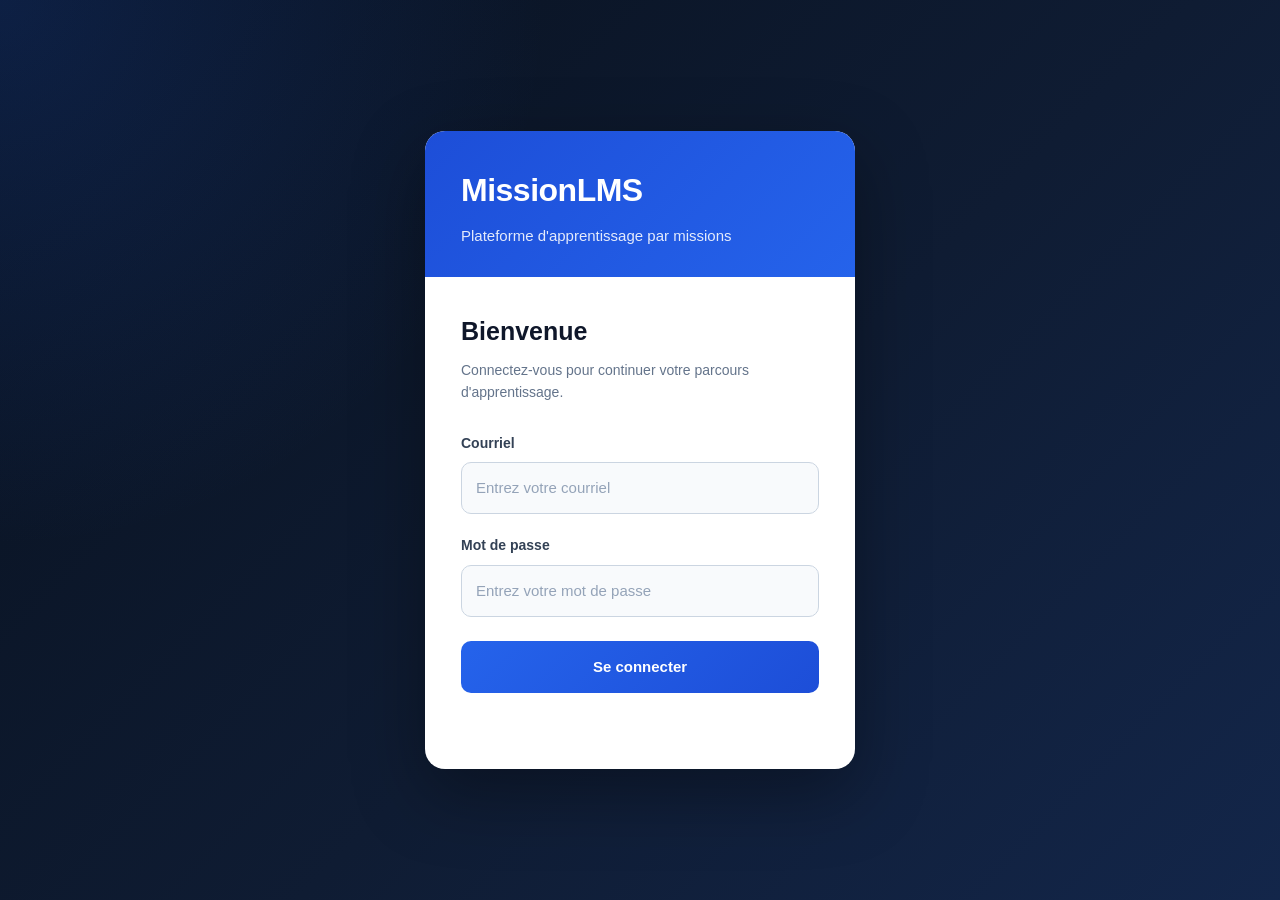
<file: frontend/index.html>
<!DOCTYPE html>
<html lang="fr">

<head>
    <meta charset="UTF-8">

    <meta
        name="viewport"
        content="width=device-width, initial-scale=1.0"
    >

    <title>MissionLMS</title>

    <link
        rel="stylesheet"
        href="css/style.css?v=3"
    >
</head>

<body>

    <!-- =====================================================
         HEADER
         ===================================================== -->

    <header>

        <div>
            <h1>MissionLMS</h1>
            <p>Formation par missions</p>
        </div>

        <button
            type="button"
            class="logout-button"
            onclick="Déconnexion()"
        >
            Déconnexion
        </button>

    </header>


    <main class="container">

        <!-- =================================================
             STUDENT
             ================================================= -->

        <section class="student-card">

            <div>
                <h2 id="student-name">
                    Chargement...
                </h2>

                <p id="student-email"></p>
            </div>

        </section>


        <!-- =================================================
             MISSIONS SCREEN
             ================================================= -->

        <div id="missions-screen">

            <section>

                <h2>Mes missions</h2>

                <div id="missions">
                    <p class="loading">
                        Chargement des missions…
                    </p>
                </div>

            </section>

        </div>


        <!-- =================================================
             MISSION SCREEN
             ================================================= -->

        <div
            id="mission-screen"
            style="display: none;"
        >

            <button
                type="button"
                class="back-button"
                onclick="showMissions()"
            >
                ← Retour aux missions
            </button>


            <section class="mission-header">

                <h2 id="mission-title">
                    Mission
                </h2>

                <div id="mission-status"></div>

            </section>


            <!-- =============================================
                 LESSONS
                 ============================================= -->

            <section class="content-section">

                <h2>Contenu pédagogique</h2>

                <div id="lessons">

                    <p class="loading">
                        Chargement des leçons…
                    </p>

                </div>

            </section>


            <!-- =============================================
                 ASSIGNMENTS
                 ============================================= -->

            <section class="content-section">

                <h2>Travail à remettre</h2>

                <div id="assignments">

                    <p class="loading">
                        Chargement du travail…
                    </p>

                </div>

            </section>

        </div>

    </main>


    <!-- =====================================================
         JAVASCRIPT
         ===================================================== -->

    <script src="js/auth.js"></script>

    <script src="js/markdown.js?v=1"></script>

    <script src="js/app.js?v=3"></script>

</body>

</html>
</file>
<file: frontend/css/style.css>
/* =========================================================
   MISSIONLMS — COMPLETE STYLESHEET
   ========================================================= */

:root {
    --primary: #2563eb;
    --primary-dark: #1d4ed8;
    --primary-soft: #dbeafe;

    --success: #15803d;
    --success-bg: #f0fdf4;
    --success-border: #bbf7d0;

    --warning: #92400e;
    --warning-bg: #fffbeb;
    --warning-border: #fde68a;

    --danger: #b91c1c;

    --text: #172033;
    --text-soft: #475569;
    --muted: #64748b;

    --background: #f5f7fb;
    --surface: #ffffff;

    --border: #e2e8f0;

    --shadow:
        0 8px 24px rgba(15, 23, 42, 0.07);

    --radius: 14px;
}


/* =========================================================
   RESET
   ========================================================= */

* {
    box-sizing: border-box;
}

html {
    scroll-behavior: smooth;
}

body {
    margin: 0;

    background: var(--background);

    color: var(--text);

    font-family:
        Inter,
        -apple-system,
        BlinkMacSystemFont,
        "Segoe UI",
        Roboto,
        Arial,
        sans-serif;

    font-size: 16px;
    line-height: 1.6;
}

button,
input,
textarea,
select {
    font: inherit;
}

button {
    cursor: pointer;
}


/* =========================================================
   HEADER
   ========================================================= */

header {
    display: flex;
    align-items: center;
    justify-content: space-between;

    gap: 24px;

    padding: 18px 32px;

    background: #ffffff;
    border-bottom: 1px solid var(--border);

    box-shadow:
        0 2px 10px rgba(15, 23, 42, 0.04);
}

header h1 {
    margin: 0;

    color: var(--text);

    font-size: 23px;
    font-weight: 800;
    letter-spacing: -0.4px;
}

header p {
    margin: 2px 0 0;

    color: var(--muted);

    font-size: 13px;
}


/* =========================================================
   GENERAL LAYOUT
   ========================================================= */

.container {
    width: min(1120px, calc(100% - 40px));

    margin: 30px auto 60px;
}

section {
    margin-bottom: 24px;
}

section > h2 {
    margin: 0 0 16px;

    color: var(--text);

    font-size: 21px;
    font-weight: 800;
}

.loading {
    color: var(--muted);
}


/* =========================================================
   BUTTONS
   ========================================================= */

button {
    border: 0;
    border-radius: 9px;

    transition:
        background 0.15s ease,
        border-color 0.15s ease,
        transform 0.15s ease;
}

button:active {
    transform: translateY(1px);
}

.logout-button {
    padding: 9px 15px;

    border: 1px solid var(--border);

    background: #ffffff;

    color: var(--text-soft);

    font-size: 14px;
    font-weight: 700;
}

.logout-button:hover {
    background: #f8fafc;
}

.back-button {
    margin-bottom: 20px;
    padding: 9px 14px;

    border: 1px solid var(--border);

    background: #ffffff;

    color: var(--text-soft);

    font-size: 14px;
    font-weight: 700;
}

.back-button:hover {
    border-color: #cbd5e1;
    background: #f8fafc;
}


/* =========================================================
   STUDENT
   ========================================================= */

.student-card {
    display: flex;
    align-items: center;
    justify-content: space-between;

    margin-bottom: 28px;
    padding: 18px 22px;

    border: 1px solid var(--border);
    border-radius: var(--radius);

    background: var(--surface);

    box-shadow: var(--shadow);
}

.student-card h2 {
    margin: 0;

    font-size: 18px;
    font-weight: 800;
}

.student-card p {
    margin: 3px 0 0;

    color: var(--muted);

    font-size: 14px;
}


/* =========================================================
   MISSIONS LIST
   ========================================================= */

#missions {
    display: grid;

    grid-template-columns:
        repeat(auto-fit, minmax(270px, 1fr));

    gap: 18px;
}

.mission-card {
    position: relative;

    padding: 22px;

    border: 1px solid var(--border);
    border-radius: var(--radius);

    background: var(--surface);

    box-shadow: var(--shadow);

    transition:
        transform 0.15s ease,
        box-shadow 0.15s ease,
        border-color 0.15s ease;
}

.mission-card:hover {
    transform: translateY(-2px);

    border-color: #cbd5e1;

    box-shadow:
        0 12px 30px rgba(15, 23, 42, 0.09);
}

.mission-card h3 {
    margin: 0 0 8px;

    color: var(--text);

    font-size: 18px;
    font-weight: 800;
}

.mission-card p {
    margin: 7px 0;

    color: var(--text-soft);
}

.mission-card button {
    margin-top: 12px;
    padding: 9px 14px;

    background: var(--primary);

    color: #ffffff;

    font-weight: 700;
}

.mission-card button:hover {
    background: var(--primary-dark);
}


/* =========================================================
   MISSION HEADER
   ========================================================= */

.mission-header {
    padding: 22px 24px;

    border: 1px solid var(--border);
    border-radius: var(--radius);

    background: var(--surface);

    box-shadow: var(--shadow);
}

.mission-header h2 {
    margin: 0 0 10px;

    font-size: 24px;
    font-weight: 850;
    letter-spacing: -0.3px;
}

#mission-status {
    color: var(--success);

    font-size: 14px;
    font-weight: 750;
}


/* =========================================================
   CONTENT SECTIONS
   ========================================================= */

.content-section {
    margin-top: 24px;
}

#lessons,
#assignments {
    display: flex;
    flex-direction: column;

    gap: 20px;
}


/* =========================================================
   LESSON CARD
   ========================================================= */

.lesson {
    overflow: hidden;

    border: 1px solid var(--border);
    border-radius: var(--radius);

    background: var(--surface);

    box-shadow: var(--shadow);
}

.lesson > h3 {
    margin: 0;
    padding: 18px 24px;

    border-bottom: 1px solid var(--border);

    background: #f8fafc;

    color: var(--text);

    font-size: 17px;
    font-weight: 800;
}

.lesson-content {
    padding: 26px 30px;
}


/* =========================================================
   MARKDOWN — GENERAL
   ========================================================= */

.markdown-content {
    white-space: normal;

    color: var(--text-soft);

    line-height: 1.65;
}

.markdown-content p {
    margin: 11px 0 15px;

    color: var(--text-soft);

    line-height: 1.7;
}


/* =========================================================
   MARKDOWN — MISSION TITLE
   ========================================================= */

.markdown-content h2 {
    margin: 0 0 30px;
    padding: 17px 20px;

    border: 1px solid var(--primary-soft);
    border-left: 5px solid var(--primary);
    border-radius: 10px;

    background: #f8fbff;

    color: var(--text);

    font-size: 24px;
    font-weight: 850;
    line-height: 1.3;
}


/* =========================================================
   MARKDOWN — STEPS
   ========================================================= */

.markdown-content h3 {
    margin: 30px 0 16px;
    padding-bottom: 10px;

    border-bottom: 1px solid var(--border);

    color: var(--text);

    font-size: 19px;
    font-weight: 800;
    line-height: 1.35;
}

.markdown-content h4 {
    margin: 24px 0 12px;

    color: var(--text);

    font-size: 17px;
    font-weight: 800;
}


/* =========================================================
   MARKDOWN — ACTION ITEMS
   ========================================================= */

.markdown-content .markdown-item {
    display: flex;
    align-items: flex-start;

    gap: 10px;

    margin: 5px 0;
    padding: 6px 9px;

    border-radius: 7px;

    color: var(--text-soft);

    line-height: 1.55;
}

.markdown-content .markdown-item:hover {
    background: #f8fafc;
}

.markdown-content .markdown-bullet {
    flex: 0 0 18px;

    display: inline-flex;
    align-items: center;
    justify-content: center;

    padding-top: 1px;

    color: var(--primary);

    font-size: 14px;
    font-weight: 900;
}


/* =========================================================
   MARKDOWN — ◆ DETAIL ITEMS
   ========================================================= */

.markdown-content .markdown-diamond {
    margin: 3px 0;
    padding: 5px 9px;
}

.markdown-content .markdown-diamond .markdown-bullet {
    font-size: 9px;
}


/* =========================================================
   MARKDOWN — SUCCESS
   ========================================================= */

.markdown-content .markdown-check {
    display: flex;
    align-items: flex-start;

    gap: 10px;

    margin: 12px 0 16px;
    padding: 10px 13px;

    border: 1px solid var(--success-border);
    border-radius: 8px;

    background: var(--success-bg);

    color: var(--success);

    font-weight: 700;
    line-height: 1.5;
}

.markdown-content .markdown-check-icon {
    flex: 0 0 20px;

    font-weight: 900;
}


/* =========================================================
   MARKDOWN — WARNING
   ========================================================= */

.markdown-content .markdown-warning {
    display: flex;
    align-items: flex-start;

    gap: 10px;

    margin: 14px 0 17px;
    padding: 11px 13px;

    border: 1px solid var(--warning-border);
    border-radius: 8px;

    background: var(--warning-bg);

    color: var(--warning);

    line-height: 1.55;
}

.markdown-content .markdown-warning-icon {
    flex: 0 0 20px;

    font-weight: 900;
}


/* =========================================================
   MARKDOWN — CHECKLIST
   ========================================================= */

.markdown-content .markdown-checklist {
    display: flex;
    align-items: flex-start;

    gap: 10px;

    margin: 4px 0;
    padding: 6px 9px;

    border-radius: 7px;

    color: var(--text-soft);
}

.markdown-content .markdown-checkbox {
    flex: 0 0 20px;

    color: var(--primary);

    font-size: 18px;
    font-weight: 800;
    line-height: 1.25;
}


/* =========================================================
   MARKDOWN — LINKS
   ========================================================= */

.markdown-content a {
    color: var(--primary);

    font-weight: 650;
    text-decoration: none;

    overflow-wrap: anywhere;
}

.markdown-content a:hover {
    text-decoration: underline;
}


/* =========================================================
   MARKDOWN — INLINE CODE
   ========================================================= */

.markdown-content .inline-code {
    display: inline-block;

    padding: 2px 7px;

    border: 1px solid #d8dee8;
    border-radius: 5px;

    background: #f1f5f9;

    color: #1e293b;

    font-family:
        Consolas,
        "Courier New",
        monospace;

    font-size: 0.92em;
}


/* =========================================================
   MARKDOWN — CODE / PROMPT BOXES
   ========================================================= */

.markdown-content .code-block {
    margin: 14px 0 20px;

    overflow: hidden;

    border: 1px solid #263244;
    border-radius: 9px;

    background: #111827;

    box-shadow:
        0 5px 14px rgba(15, 23, 42, 0.10);
}

.markdown-content .code-language {
    padding: 6px 15px;

    border-bottom: 1px solid #334155;

    background: #1e293b;

    color: #94a3b8;

    font-family:
        Consolas,
        "Courier New",
        monospace;

    font-size: 11px;
    font-weight: 700;

    text-transform: uppercase;
}

.markdown-content pre {
    margin: 0;
    padding: 16px 18px;

    overflow-x: auto;

    background: transparent;

    white-space: pre-wrap;
    word-break: normal;
}

.markdown-content pre code {
    padding: 0;

    border: 0;

    background: transparent;

    color: #f8fafc;

    font-family:
        Consolas,
        "Courier New",
        monospace;

    font-size: 14px;
    line-height: 1.6;
}


/* =========================================================
   MARKDOWN — SEPARATOR
   ========================================================= */

.markdown-content hr {
    height: 1px;

    margin: 26px 0;

    border: 0;

    background: var(--border);
}


/* =========================================================
   MARKDOWN — EMPHASIS
   ========================================================= */

.markdown-content strong {
    color: var(--text);

    font-weight: 800;
}


/* =========================================================
   ASSIGNMENTS
   ========================================================= */

.assignment {
    padding: 22px 24px;

    border: 1px solid var(--border);
    border-radius: var(--radius);

    background: var(--surface);

    box-shadow: var(--shadow);
}

.assignment h3 {
    margin: 0 0 12px;

    color: var(--text);

    font-size: 18px;
    font-weight: 800;
}

.assignment-instructions {
    margin: 12px 0;

    white-space: pre-wrap;

    color: var(--text-soft);

    line-height: 1.7;
}

.assignment textarea {
    width: 100%;
    min-height: 150px;

    margin-top: 14px;
    padding: 13px 14px;

    resize: vertical;

    border: 1px solid #cbd5e1;
    border-radius: 9px;

    background: #ffffff;

    color: var(--text);

    outline: none;
}

.assignment textarea:focus {
    border-color: var(--primary);

    box-shadow:
        0 0 0 3px rgba(37, 99, 235, 0.10);
}

.assignment button {
    margin-top: 12px;
    padding: 10px 16px;

    background: var(--primary);

    color: #ffffff;

    font-weight: 750;
}

.assignment button:hover {
    background: var(--primary-dark);
}


/* =========================================================
   COMMON STATUS / FEEDBACK CLASSES
   ========================================================= */

.success,
.completed {
    color: var(--success);
}

.error {
    color: var(--danger);
}

.feedback {
    margin-top: 14px;
    padding: 12px 14px;

    border-radius: 8px;

    background: #f8fafc;

    color: var(--text-soft);
}


/* =========================================================
   RESPONSIVE
   ========================================================= */

@media (max-width: 700px) {

    header {
        padding: 15px 18px;
    }

    header h1 {
        font-size: 20px;
    }

    .container {
        width: min(100% - 24px, 1120px);

        margin-top: 20px;
    }

    .student-card {
        padding: 16px 18px;
    }

    .mission-header {
        padding: 18px;
    }

    .mission-header h2 {
        font-size: 21px;
    }

    .lesson > h3 {
        padding: 15px 17px;
    }

    .lesson-content {
        padding: 20px 17px;
    }

    .markdown-content h2 {
        margin-bottom: 24px;
        padding: 14px 15px;

        font-size: 21px;
    }

    .markdown-content h3 {
        margin-top: 26px;

        font-size: 18px;
    }

    .markdown-content .markdown-item,
    .markdown-content .markdown-diamond,
    .markdown-content .markdown-check,
    .markdown-content .markdown-warning,
    .markdown-content .markdown-checklist {
        padding-left: 7px;
        padding-right: 7px;
    }

    .markdown-content pre {
        padding: 14px;
    }

    .markdown-content pre code {
        font-size: 13px;
    }

    #missions {
        grid-template-columns: 1fr;
    }
}
/* =========================================================
   MISSION CARDS — ACTUAL APP.JS CLASSES
   ========================================================= */

#missions {
    display: grid;
    grid-template-columns: repeat(auto-fit, minmax(300px, 1fr));
    gap: 20px;
}

/* Mission card */
.mission {
    padding: 24px;

    border: 1px solid #e2e8f0;
    border-radius: 14px;

    background: #ffffff;

    box-shadow:
        0 8px 24px rgba(15, 23, 42, 0.07);

    transition:
        transform 0.15s ease,
        box-shadow 0.15s ease,
        border-color 0.15s ease;
}

.mission:hover {
    transform: translateY(-2px);

    box-shadow:
        0 12px 30px rgba(15, 23, 42, 0.10);
}

/* Unlocked mission */
.mission.unlocked {
    border-left: 4px solid #2563eb;
}

/* Locked mission */
.mission.locked {
    opacity: 0.72;
    border-left: 4px solid #94a3b8;
}

/* Mission title */
.mission h3 {
    margin: 0 0 16px;

    color: #172033;

    font-size: 18px;
    font-weight: 800;
    line-height: 1.4;
}

/* Mission information */
.mission > p {
    margin: 7px 0;

    color: #475569;

    font-size: 14px;
}

/* Status */
.mission .status {
    display: inline-flex;
    align-items: center;

    margin: 14px 0 4px;
    padding: 5px 10px;

    border-radius: 999px;

    font-size: 13px;
    font-weight: 750;
}

.mission .status.unlocked {
    background: #eff6ff;
    color: #1d4ed8;
}

.mission .status.completed {
    background: #f0fdf4;
    color: #15803d;
}

.mission .status.locked {
    background: #f1f5f9;
    color: #64748b;
}

/* Mission buttons */
.mission-button {
    display: block;

    width: fit-content;

    margin-top: 16px;
    padding: 10px 16px;

    border: 0;
    border-radius: 8px;

    font-size: 14px;
    font-weight: 750;

    cursor: pointer;

    transition:
        background 0.15s ease,
        transform 0.15s ease;
}

/* Start / review */
.open-button {
    background: #2563eb;
    color: #ffffff;
}

.open-button:hover {
    background: #1d4ed8;
}

.open-button:active {
    transform: translateY(1px);
}

/* Locked button */
.locked-button {
    background: #e2e8f0;
    color: #64748b;

    cursor: not-allowed;
}

/* Mobile */
@media (max-width: 700px) {
    #missions {
        grid-template-columns: 1fr;
    }

    .mission {
        padding: 20px;
    }
}
/* =========================================================
   LOGIN PAGE
   ========================================================= */

.login-page {
    margin: 0;
    min-height: 100vh;
    font-family: Inter, "Segoe UI", Arial, sans-serif;
    background:
        radial-gradient(circle at top left, rgba(37, 99, 235, 0.18), transparent 35%),
        linear-gradient(135deg, #08111f 0%, #0f1c33 55%, #13264a 100%);
    color: #0f172a;
}

.login-container {
    min-height: 100vh;
    display: flex;
    align-items: center;
    justify-content: center;
    padding: 24px;
    box-sizing: border-box;
}

.login-card {
    width: 100%;
    max-width: 430px;
    background: #ffffff;
    border-radius: 20px;
    overflow: hidden;
    box-shadow: 0 24px 70px rgba(0, 0, 0, 0.35);
}

.login-header {
    padding: 34px 36px 30px;
    background: linear-gradient(135deg, #1d4ed8, #2563eb);
    color: #ffffff;
}

.login-header h1 {
    margin: 0 0 8px;
    font-size: 32px;
    font-weight: 800;
    letter-spacing: -0.5px;
}

.login-header p {
    margin: 0;
    font-size: 15px;
    line-height: 1.5;
    color: rgba(255, 255, 255, 0.88);
}

.login-content {
    padding: 34px 36px 38px;
}

.login-content h2 {
    margin: 0 0 8px;
    font-size: 25px;
    color: #0f172a;
}

.login-subtitle {
    margin: 0 0 28px;
    color: #64748b;
    font-size: 14px;
    line-height: 1.6;
}

.login-content .form-group {
    margin-bottom: 20px;
}

.login-content .form-group label {
    display: block;
    margin-bottom: 8px;
    font-size: 14px;
    font-weight: 700;
    color: #334155;
}

.login-content .form-group input {
    width: 100%;
    box-sizing: border-box;
    padding: 13px 14px;
    border: 1px solid #cbd5e1;
    border-radius: 10px;
    background: #f8fafc;
    color: #0f172a;
    font-size: 15px;
    outline: none;
    transition: border-color 0.2s ease, box-shadow 0.2s ease,
                background 0.2s ease;
}

.login-content .form-group input:focus {
    background: #ffffff;
    border-color: #2563eb;
    box-shadow: 0 0 0 4px rgba(37, 99, 235, 0.12);
}

.login-content .form-group input::placeholder {
    color: #94a3b8;
}

.login-button {
    width: 100%;
    border: 0;
    border-radius: 10px;
    padding: 14px 18px;
    margin-top: 4px;
    background: linear-gradient(135deg, #2563eb, #1d4ed8);
    color: #ffffff;
    font-size: 15px;
    font-weight: 700;
    cursor: pointer;
    transition: transform 0.15s ease, box-shadow 0.15s ease;
}

.login-button:hover {
    transform: translateY(-1px);
    box-shadow: 0 8px 20px rgba(37, 99, 235, 0.28);
}

.login-button:active {
    transform: translateY(0);
}

.login-error {
    min-height: 20px;
    margin: 18px 0 0;
    color: #dc2626;
    font-size: 14px;
    font-weight: 600;
    text-align: center;
}

@media (max-width: 520px) {
    .login-container {
        padding: 16px;
    }

    .login-header,
    .login-content {
        padding-left: 24px;
        padding-right: 24px;
    }

    .login-header h1 {
        font-size: 28px;
    }
}
/* =========================================================
   MISSION RESOURCES
   ========================================================= */

.mission-resources {
    margin-top: 32px;
    padding-top: 26px;

    border-top: 1px solid var(--border);
}

.mission-resources-header {
    display: flex;
    align-items: center;

    gap: 12px;

    margin-bottom: 18px;
}

.mission-resources-header > span {
    display: flex;
    align-items: center;
    justify-content: center;

    width: 46px;
    height: 46px;

    border-radius: 12px;

    background: var(--primary-soft);

    font-size: 23px;
}

.mission-resources-kicker {
    display: block;

    margin-bottom: 2px;

    color: var(--primary);

    font-size: 11px;
    font-weight: 850;
    letter-spacing: 1.2px;
}

.mission-resources-header h3 {
    margin: 0;

    color: var(--text);

    font-size: 19px;
    font-weight: 850;
}


/* RESOURCE CARD */

.mission-resources-list {
    display: flex;
    flex-direction: column;

    gap: 14px;
}

.mission-resource-card {
    display: flex;
    align-items: flex-start;

    gap: 18px;

    padding: 20px;

    border: 1px solid #dbe5f1;
    border-radius: 14px;

    background:
        linear-gradient(
            135deg,
            #f8fbff 0%,
            #ffffff 65%
        );

    box-shadow:
        0 5px 18px rgba(15, 23, 42, 0.05);

    transition:
        transform 0.15s ease,
        box-shadow 0.15s ease,
        border-color 0.15s ease;
}

.mission-resource-card:hover {
    transform: translateY(-2px);

    border-color: #bfdbfe;

    box-shadow:
        0 10px 26px rgba(15, 23, 42, 0.08);
}


/* RESOURCE ICON */

.mission-resource-icon {
    flex: 0 0 52px;

    display: flex;
    align-items: center;
    justify-content: center;

    width: 52px;
    height: 52px;

    border: 1px solid #bfdbfe;
    border-radius: 13px;

    background: #eff6ff;

    font-size: 25px;
}


/* RESOURCE CONTENT */

.mission-resource-body {
    flex: 1;

    min-width: 0;
}

.mission-resource-type {
    display: block;

    margin-bottom: 4px;

    color: var(--primary);

    font-size: 11px;
    font-weight: 850;
    letter-spacing: 1px;
}

.mission-resource-body h4 {
    margin: 0 0 6px;

    color: var(--text);

    font-size: 17px;
    font-weight: 800;
    line-height: 1.4;

    overflow-wrap: anywhere;
}

.mission-resource-body p {
    margin: 0 0 14px;

    color: var(--muted);

    font-size: 14px;
    line-height: 1.55;
}


/* RESOURCE BUTTON */

.mission-resource-button {
    display: inline-flex;
    align-items: center;
    justify-content: center;

    padding: 9px 15px;

    border-radius: 8px;

    background: var(--primary);

    color: #ffffff;

    font-size: 13px;
    font-weight: 750;

    text-decoration: none;

    transition:
        background 0.15s ease,
        transform 0.15s ease,
        box-shadow 0.15s ease;
}

.mission-resource-button:hover {
    background: var(--primary-dark);

    box-shadow:
        0 5px 14px rgba(37, 99, 235, 0.20);

    text-decoration: none;
}

.mission-resource-button:active {
    transform: translateY(1px);
}


/* VIDEO */

.mission-resource-video {
    display: block;

    width: 100%;
    max-width: 760px;

    margin-top: 14px;

    border-radius: 10px;

    background: #0f172a;
}


/* IMAGE */

.mission-resource-image {
    display: block;

    width: 100%;
    max-width: 760px;

    margin-top: 14px;

    border: 1px solid var(--border);
    border-radius: 10px;
}


/* MOBILE */

@media (max-width: 700px) {

    .mission-resource-card {
        flex-direction: column;

        gap: 13px;

        padding: 17px;
    }

    .mission-resource-icon {
        width: 46px;
        height: 46px;

        flex-basis: 46px;

        font-size: 22px;
    }

    .mission-resource-button {
        width: 100%;
    }
}
</file>
<file: frontend/admin/admin.css>
:root{--p:#1f5fbf;--pd:#174a95;--text:#172033;--muted:#64748b;--border:#dce3ec;--bg:#f4f7fb;--surface:#fff;--danger:#b42318;--shadow:0 8px 25px rgba(15,35,65,.07)}
*{box-sizing:border-box}body{margin:0;font-family:Arial,Helvetica,sans-serif;background:var(--bg);color:var(--text)}button,input,textarea,select{font:inherit}
.sidebar{position:fixed;inset:0 auto 0 0;width:245px;padding:24px 15px;background:#172033;color:#fff;z-index:30}.logo{padding:4px 12px 22px;border-bottom:1px solid rgba(255,255,255,.12);margin-bottom:18px}.logo h2{margin:0;font-size:23px}.logo>span{display:block;margin-top:5px;color:#b9c7dc;font-size:13px}.sidebar-region{margin-top:17px;color:#fff;font-size:14px}nav{display:grid;gap:6px}.nav-button{width:100%;padding:11px 13px;border:0;border-radius:8px;background:transparent;color:#dbe5f4;text-align:left;font-weight:600;cursor:pointer}.nav-button:hover{background:rgba(255,255,255,.08)}.nav-button.active{background:#2b69c9;color:#fff}
.main-content{margin-left:245px;min-height:100vh}.topbar{min-height:92px;padding:20px 32px;display:flex;align-items:center;gap:20px;background:#fff;border-bottom:1px solid var(--border)}.topbar>div:first-child{flex:1}.topbar h1{margin:0;font-size:26px}.topbar p{margin:6px 0 0;color:var(--muted)}.top-region{color:#334155}.student-link{padding:9px 14px;border:1px solid var(--border);border-radius:8px;background:#fff;color:#334155;font-weight:700;cursor:pointer}.student-link:hover{background:#f8fafc}
.admin-section{display:none;padding:30px 32px 60px;max-width:1200px}.admin-section.active-section{display:block}.admin-section>h2{margin-top:0}.stats-grid{display:grid;grid-template-columns:repeat(4,minmax(0,1fr));gap:16px;margin-top:20px}.stat-card{background:#fff;border:1px solid var(--border);border-radius:13px;padding:21px;box-shadow:var(--shadow)}.stat-card span{display:block;color:var(--muted);font-size:14px}.stat-card strong{display:block;margin-top:7px;font-size:30px}.section-header{display:flex;justify-content:space-between;align-items:center;gap:20px;margin-bottom:20px}.section-header h2{margin:0}.section-header p{margin:6px 0 0;color:var(--muted)}.primary-button,.edit-button,.delete-button{border:0;border-radius:8px;padding:10px 14px;cursor:pointer;font-weight:700}.primary-button{background:var(--p);color:#fff}.primary-button:hover{background:var(--pd)}.edit-button{background:#e8f0ff;color:#1d4f9c}.delete-button{background:#fff0ef;color:var(--danger)}.content-card{background:#fff;border:1px solid var(--border);border-radius:12px;padding:20px;margin-bottom:14px;box-shadow:0 3px 12px rgba(15,35,65,.045)}.content-card h3{margin:0 0 8px}.content-card p{color:#475569;line-height:1.55}.card-actions{display:flex;gap:8px;margin-top:15px}.loading-message,.empty-message{padding:25px;color:var(--muted);background:#fff;border:1px dashed var(--border);border-radius:10px}.error-message{padding:15px;color:#991b1b;background:#fff0ef;border:1px solid #f4c7c3;border-radius:9px}
.modal{display:none;position:fixed;inset:0;padding:25px;background:rgba(15,23,42,.55);align-items:center;justify-content:center;z-index:100}.modal.show{display:flex}.modal-content{width:min(100%,650px);max-height:90vh;overflow-y:auto;background:#fff;border-radius:14px;box-shadow:0 20px 50px rgba(0,0,0,.2)}.modal-header{display:flex;justify-content:space-between;align-items:center;padding:18px 22px;border-bottom:1px solid var(--border)}.modal-header h2{margin:0}.close-button{border:0;background:transparent;font-size:28px;color:#64748b;cursor:pointer}#modal-body{padding:22px}#modal-body form{display:grid;gap:9px}#modal-body label{font-weight:700;color:#334155;margin-top:5px}#modal-body input,#modal-body textarea,#modal-body select{width:100%;padding:11px 12px;border:1px solid #cbd5e1;border-radius:8px;background:#fff}#modal-body textarea{min-height:150px;resize:vertical}#modal-body input:focus,#modal-body textarea:focus,#modal-body select:focus{outline:none;border-color:var(--p);box-shadow:0 0 0 3px rgba(31,95,191,.12)}
@media(max-width:850px){.sidebar{position:static;width:100%}.main-content{margin-left:0}.stats-grid{grid-template-columns:repeat(2,minmax(0,1fr))}.topbar{padding:18px 20px}.admin-section{padding:24px 20px 45px}.top-region{display:none}}@media(max-width:560px){.stats-grid{grid-template-columns:1fr}.section-header{align-items:flex-start;flex-direction:column}.section-header .primary-button{width:100%}}
</file>
